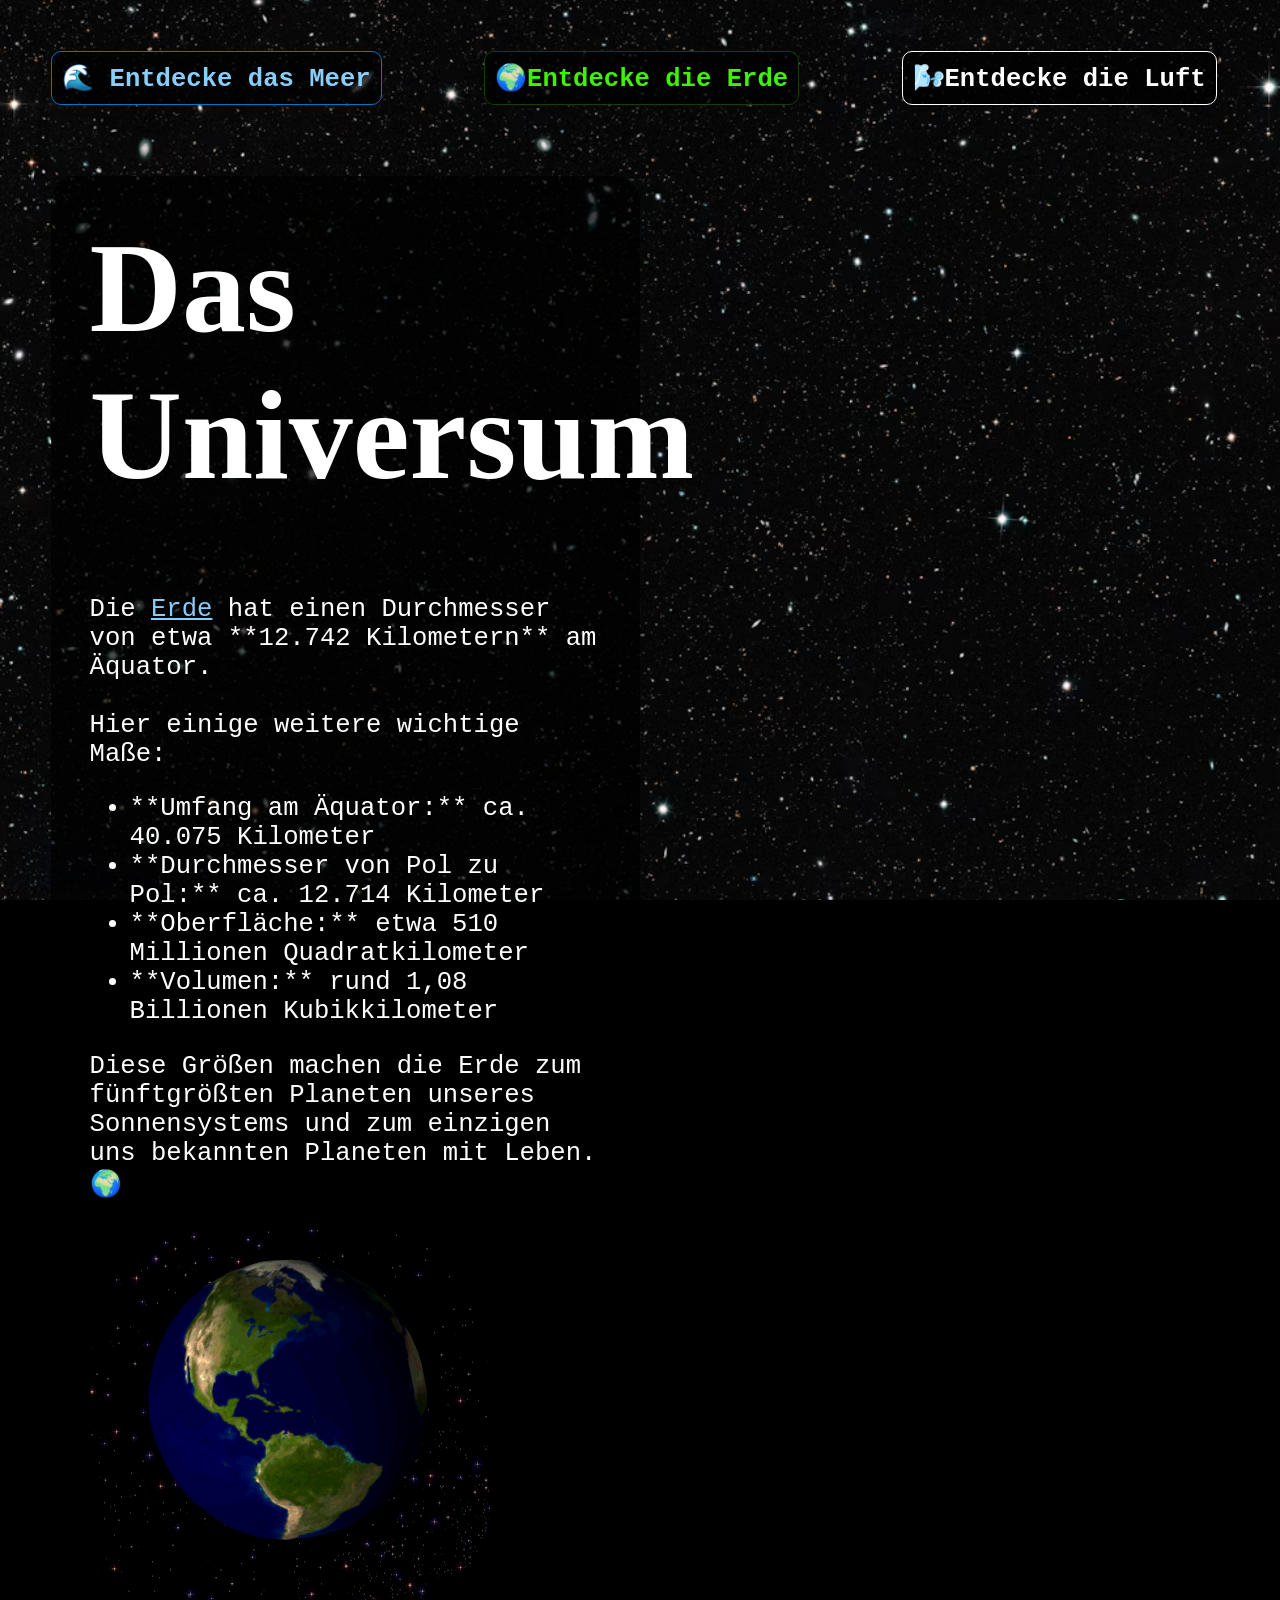
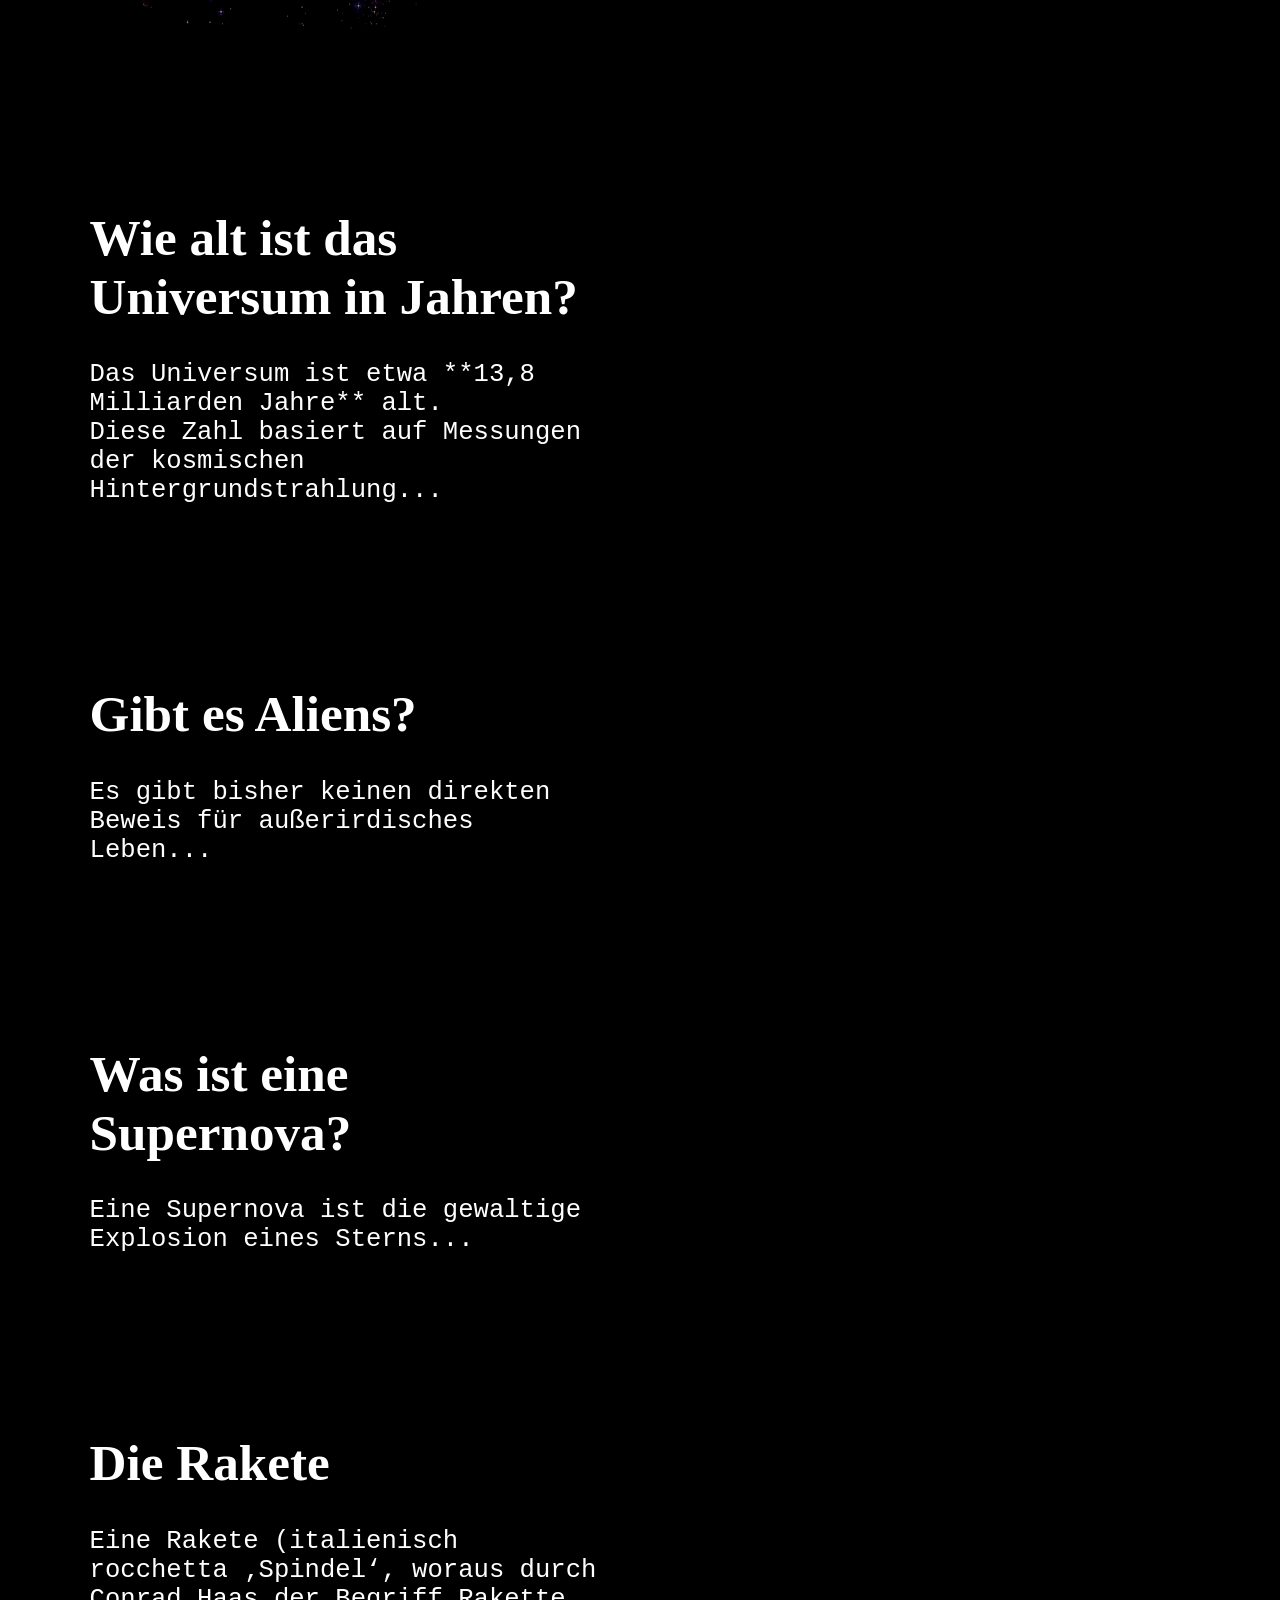
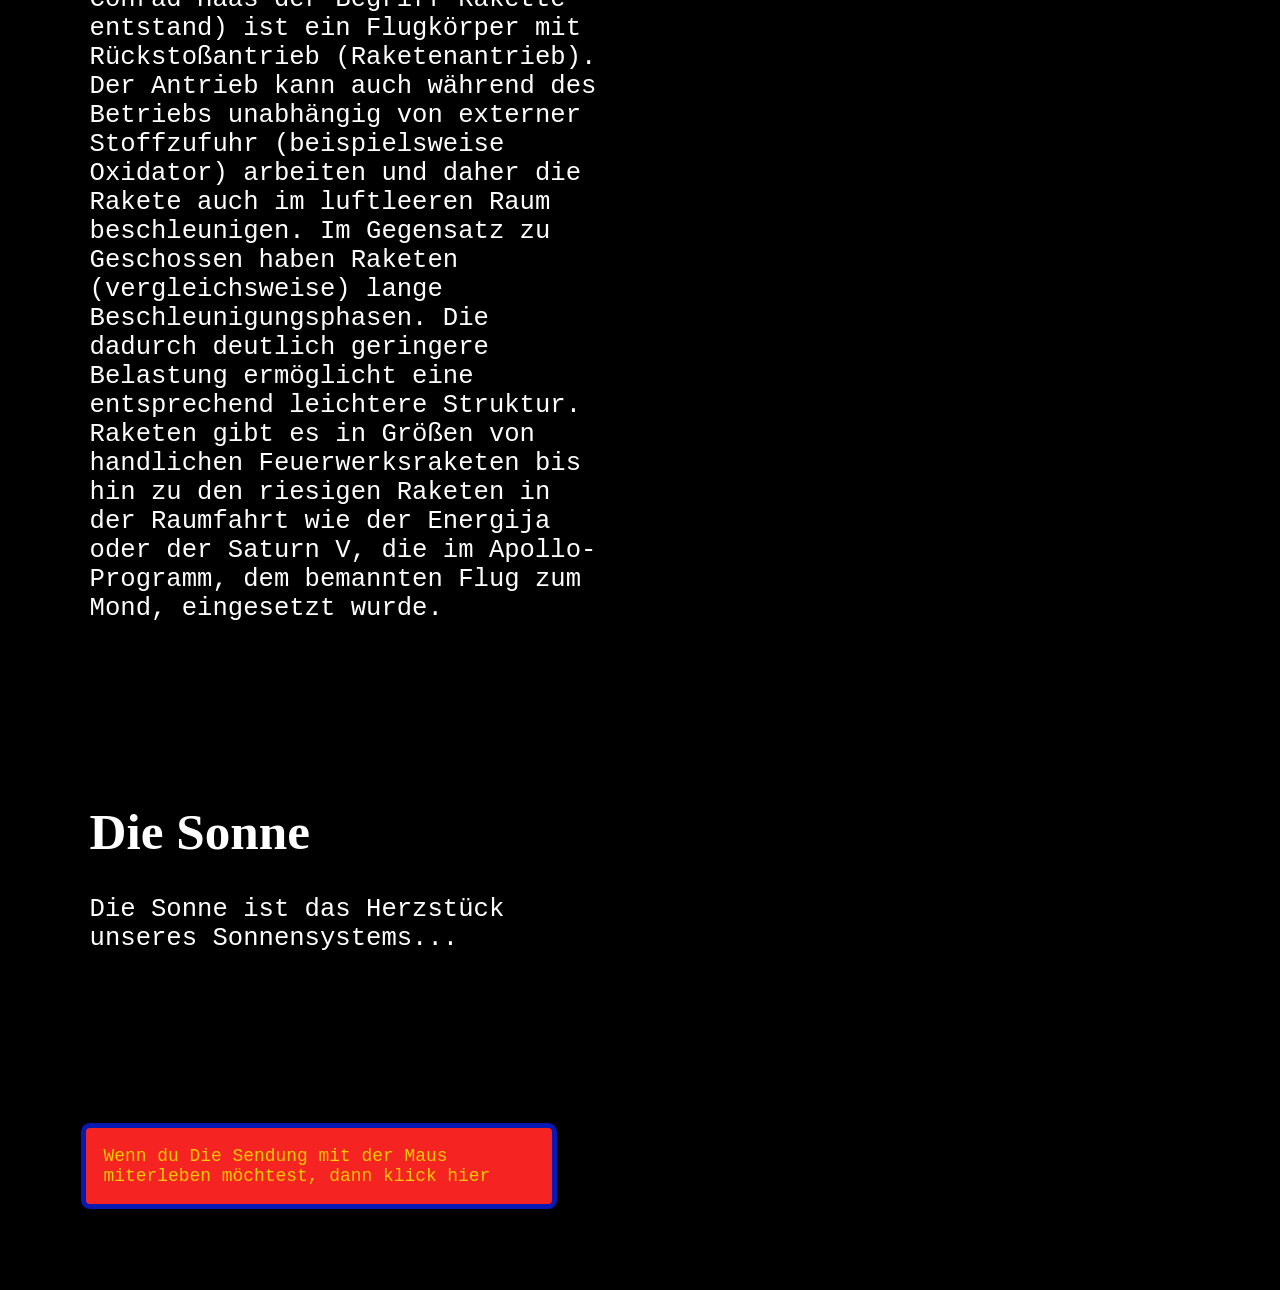
<file: index.html>
<!DOCTYPE html>
<html lang="de">
<head>

  <meta charset="UTF-8">
  <title>Das Universum</title>
  <link rel="stylesheet" href="styles.css">
  <link rel="icon" type="image/svg+xml" href="favicon.svg">
  <meta name="viewport" content="width=device-width, initial-scale=1.0">
</head>

<body style="background-color:black; color:rgb(255, 255, 255);">
<div class="background"></div>

<!-- Link 1. -->
<div class="absatz" style="text-align: center; border: 1px solid #0077be; padding: 10px; margin-bottom: 20px; border-radius: 10px;">
  <a href="Das Meer.html" style="color: #87cefa; text-decoration: none; font-weight: bold;">🌊 Entdecke das Meer</a>
</div>
<!-- Link 2. -->
<div class="absatz" style="text-align: center; border: 1px solid #163f02; padding: 10px; margin-bottom: 20px; border-radius: 10px;">
  <a href="erde.html" style="color:#3ff103; text-decoration: none; font-weight: bold;"> 🌍Entdecke die Erde</a>
</div>
<!-- Link 3. -->
<div class="absatz" style="text-align: center; border: 1px solid #ffffff; padding: 10px; margin-bottom: 20px; border-radius: 10px;">
  <a href="Luft.html" style="color:#ffffff; text-decoration: none; font-weight: bold;"> 🌬️Entdecke die Luft</a>
</div>

<div class="absatz">
  <h1 style="font-size: 5em;">Das Universum</h1>
  Die <a href="erde.html" style="color: #87cefa;">Erde</a> hat einen Durchmesser von etwa **12.742 Kilometern** am Äquator.
  <br><br>
  Hier einige weitere wichtige Maße:<br>
  <ul>
    <li>**Umfang am Äquator:** ca. 40.075 Kilometer</li>
    <li>**Durchmesser von Pol zu Pol:** ca. 12.714 Kilometer</li>
    <li>**Oberfläche:** etwa 510 Millionen Quadratkilometer</li>
    <li>**Volumen:** rund 1,08 Billionen Kubikkilometer</li>
  </ul>

  Diese Größen machen die Erde zum fünftgrößten Planeten unseres<br>
  Sonnensystems und zum einzigen uns bekannten Planeten mit Leben.🌍
  <br><br>
  <img class="erde" src="Rotating_earth_(large).gif" alt="das ist unsere erde" style="max-width: 100%; height: auto;">
</div> <!-- Hier wurde die Lücke geschlossen -->

<div class="absatz">
  <h1>Wie alt ist das Universum in Jahren?</h1>
  Das Universum ist etwa **13,8 Milliarden Jahre** alt.<br>
  Diese Zahl basiert auf Messungen der kosmischen Hintergrundstrahlung...
</div>

<div class="absatz">
  <h1>Gibt es Aliens?</h1>
  Es gibt bisher keinen direkten Beweis für außerirdisches Leben...
</div>

<div class="absatz">
  <h1>Was ist eine Supernova?</h1>
  Eine Supernova ist die gewaltige Explosion eines Sterns...
</div>

<div class="absatz">
<h1>Die Rakete</h1>
  Eine Rakete (italienisch rocchetta ‚Spindel‘, woraus durch Conrad Haas der Begriff Rakette entstand) ist ein Flugkörper mit Rückstoßantrieb (Raketenantrieb). Der Antrieb kann auch während des Betriebs unabhängig von externer Stoffzufuhr (beispielsweise Oxidator) arbeiten und daher die Rakete auch im luftleeren Raum beschleunigen. Im Gegensatz zu Geschossen haben Raketen (vergleichsweise) lange Beschleunigungsphasen. Die dadurch deutlich geringere Belastung ermöglicht eine entsprechend leichtere Struktur. Raketen gibt es in Größen von handlichen Feuerwerksraketen bis hin zu den riesigen Raketen in der Raumfahrt wie der Energija oder der Saturn V, die im Apollo-Programm, dem bemannten Flug zum Mond, eingesetzt wurde.


</div>


<div class="absatz">
  <h1>Die Sonne</h1>
  Die Sonne ist das Herzstück unseres Sonnensystems...
</div>

<footer class="absatz">
  <a href="https://www.wdrmaus.de/aktuelle-sendung/" target="_blank" style="color: #ffcc00;">Wenn du Die Sendung mit der Maus miterleben möchtest, dann klick hier</a>
</footer>

</body>
</html>
</file>
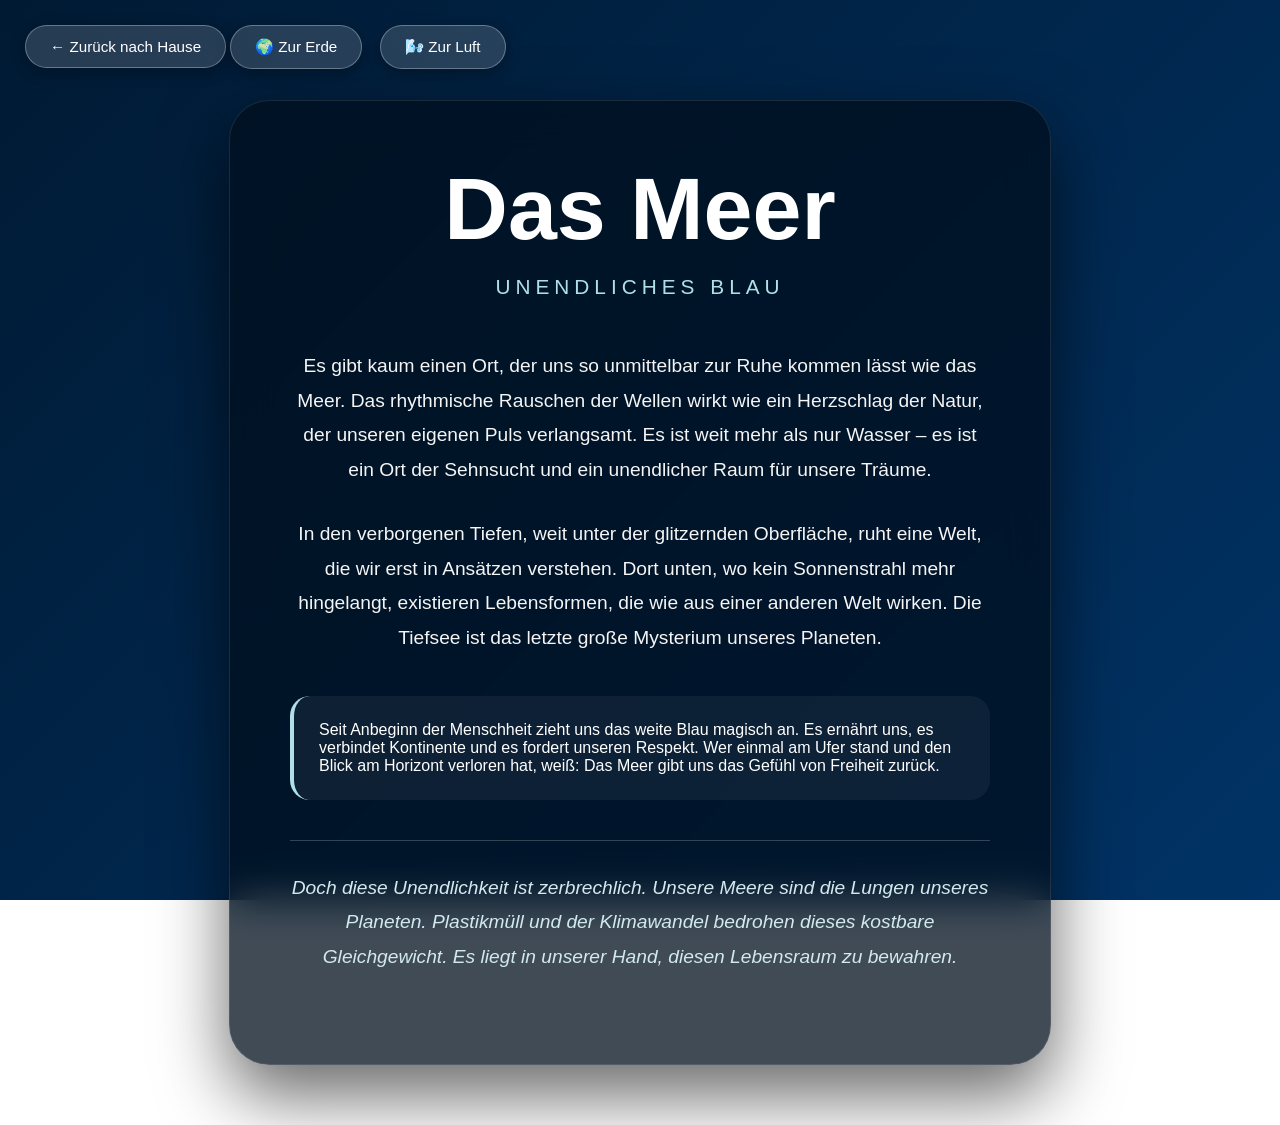
<file: Das Meer.html>
<!DOCTYPE html>
<html lang="de">
<head>
    <meta charset="UTF-8">
    <meta name="viewport" content="width=device-width, initial-scale=1.0">
    <link rel="icon" type="image/svg+xml" href="VH.svg">
    <title>Das Meer</title>
    <style>
        /* Einblend-Animation */
        @keyframes fadeIn {
            from { opacity: 0; transform: translateY(30px); }
            to { opacity: 1; transform: translateY(0); }
        }

        body {
            font-family: 'Segoe UI', Tahoma, Geneva, Verdana, sans-serif;
            margin: 0;
            padding: 100px 20px 60px;
            display: flex;
            justify-content: center;
            align-items: center;
            min-height: 100vh;
            /* Hintergrund: Dunkles Blau-Verlauf (da externe Bilder oft blockiert werden) */
            background: linear-gradient(135deg, #001a33 0%, #003366 100%);
            background-size: cover;
            background-position: center;
            background-attachment: fixed;
            color: #ffffff;
        }

        /* Fester Home-Button oben links */
        .home-button {
            position: fixed;
            top: 25px;
            left: 25px;
            text-decoration: none;
            color: white;
            background: rgba(255, 255, 255, 0.15);
            padding: 12px 24px;
            border-radius: 30px;
            backdrop-filter: blur(12px);
            border: 1px solid rgba(255, 255, 255, 0.3);
            font-size: 0.95em;
            font-weight: 500;
            transition: all 0.3s ease;
            z-index: 1000;
            box-shadow: 0 4px 15px rgba(0,0,0,0.3);
        }

        .home-button:hover {
            background: rgba(255, 255, 255, 0.3);
            transform: translateY(-2px);
        }

        .container {
            max-width: 700px;
            text-align: center;
            background-color: rgba(0, 15, 30, 0.75);
            padding: 60px;
            border-radius: 40px;
            box-shadow: 0 30px 70px rgba(0,0,0,0.6);
            backdrop-filter: blur(20px);
            border: 1px solid rgba(255, 255, 255, 0.1);
            animation: fadeIn 1.8s ease-out forwards;
        }

        h1.main-title {
            font-size: clamp(3em, 8vw, 5.5em);
            margin: 0;
            line-height: 1.1;
        }

        h2.sub-title {
            font-size: 1.3em;
            font-weight: 300;
            color: #b0e0e6;
            margin-bottom: 50px;
            letter-spacing: 5px;
            text-transform: uppercase;
        }

        p {
            font-size: 1.2em;
            line-height: 1.8;
            margin-bottom: 30px;
            color: #f5f5f5;
        }

        .highlight-box {
            background-color: rgba(255, 255, 255, 0.05);
            padding: 25px;
            border-radius: 20px;
            margin: 40px 0;
            border-left: 4px solid #b0e0e6;
            text-align: left;
        }

        .nature-protection {
            border-top: 1px solid rgba(255, 255, 255, 0.2);
            padding-top: 30px;
            font-style: italic;
            color: #d1eaee;
        }
    </style>
</head>
<body>

<a href="index.html" class="home-button">← Zurück nach Hause</a>
<a href="erde.html" class="home-button" style="left: 230px;">🌍 Zur Erde</a>
<a href="Luft.html" class="home-button" style="left: 380px;">🌬️ Zur Luft</a>

<div class="container">
    <h1 class="main-title">Das Meer</h1>
    <h2 class="sub-title">Unendliches Blau</h2>

    <p>
        Es gibt kaum einen Ort, der uns so unmittelbar zur Ruhe kommen lässt wie das Meer. Das rhythmische Rauschen der Wellen wirkt wie ein Herzschlag der Natur, der unseren eigenen Puls verlangsamt. Es ist weit mehr als nur Wasser – es ist ein Ort der Sehnsucht und ein unendlicher Raum für unsere Träume.
    </p>

    <p>
        In den verborgenen Tiefen, weit unter der glitzernden Oberfläche, ruht eine Welt, die wir erst in Ansätzen verstehen. Dort unten, wo kein Sonnenstrahl mehr hingelangt, existieren Lebensformen, die wie aus einer anderen Welt wirken. Die Tiefsee ist das letzte große Mysterium unseres Planeten.
    </p>

    <div class="highlight-box">
        Seit Anbeginn der Menschheit zieht uns das weite Blau magisch an. Es ernährt uns, es verbindet Kontinente und es fordert unseren Respekt. Wer einmal am Ufer stand und den Blick am Horizont verloren hat, weiß: Das Meer gibt uns das Gefühl von Freiheit zurück.
    </div>

    <p class="nature-protection">
        Doch diese Unendlichkeit ist zerbrechlich. Unsere Meere sind die Lungen unseres Planeten. Plastikmüll und der Klimawandel bedrohen dieses kostbare Gleichgewicht. Es liegt in unserer Hand, diesen Lebensraum zu bewahren.
    </p>
</div>
</body>
</html>
</file>
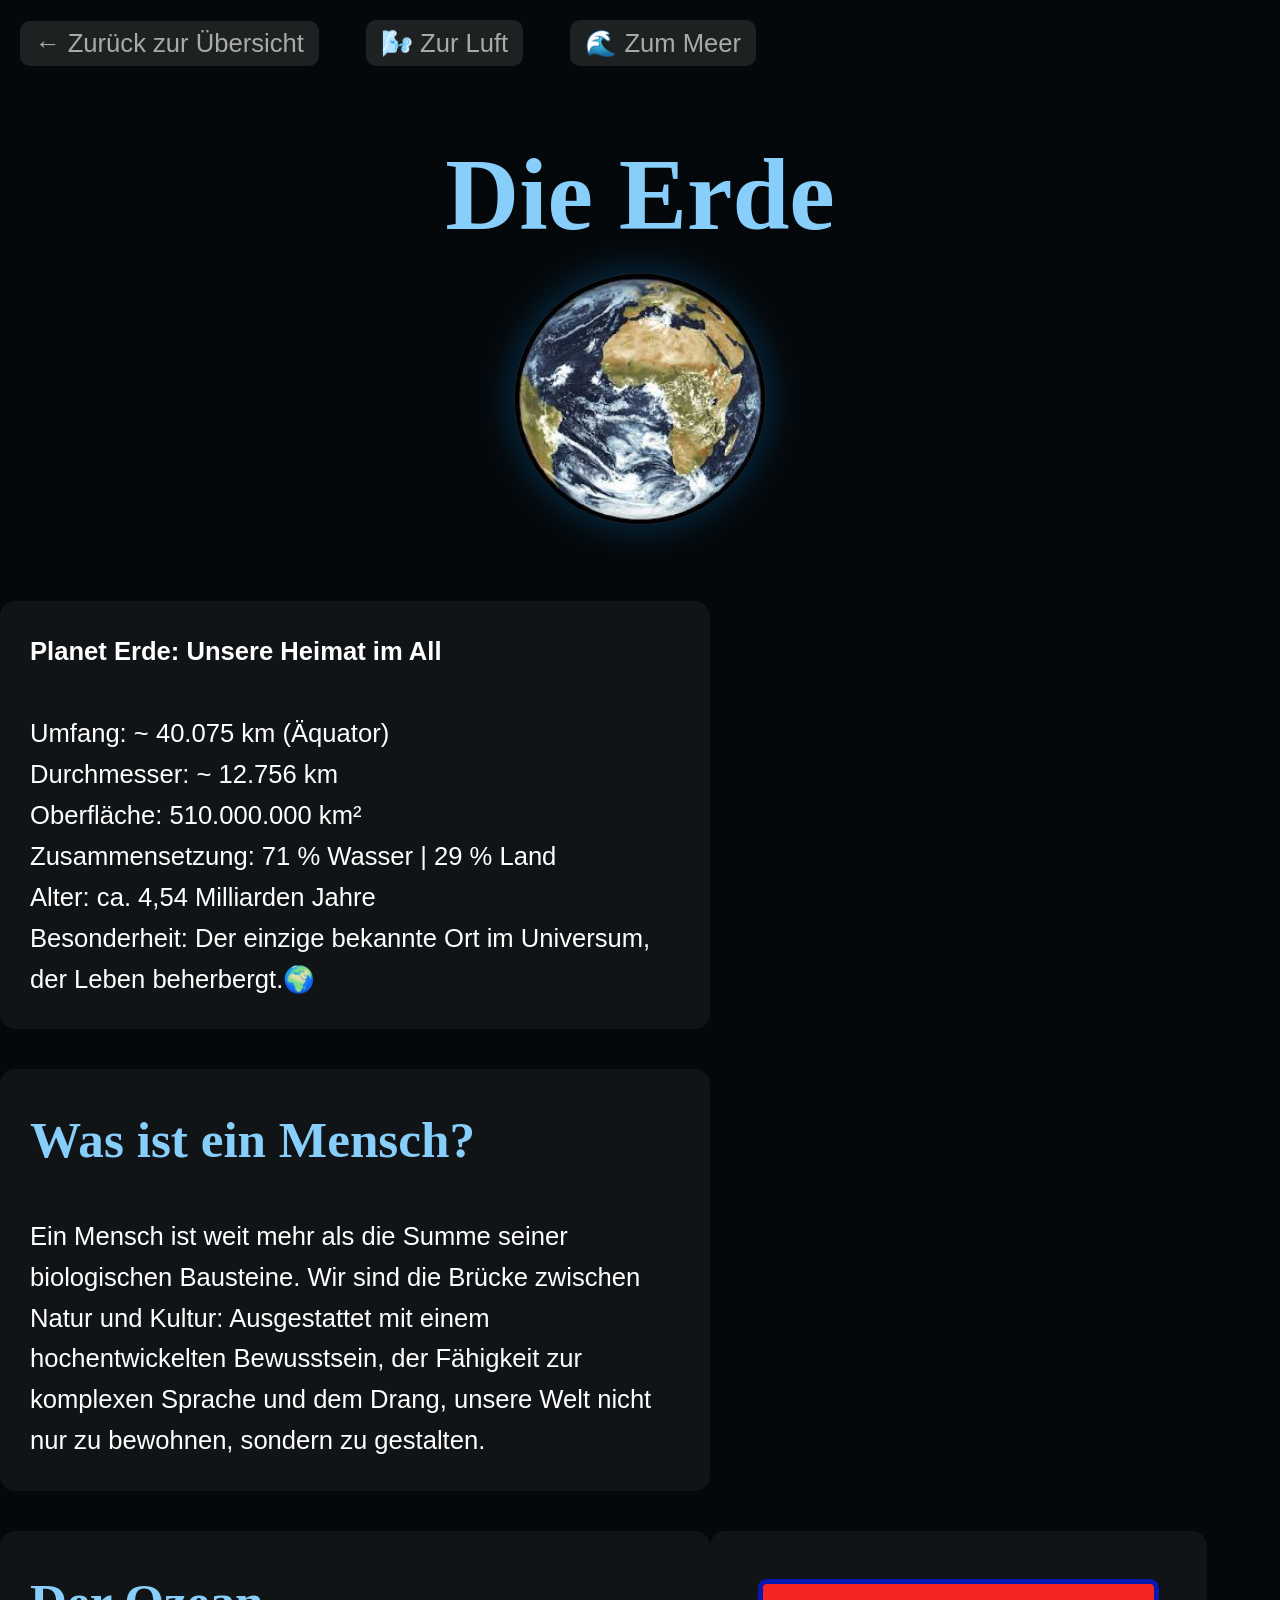
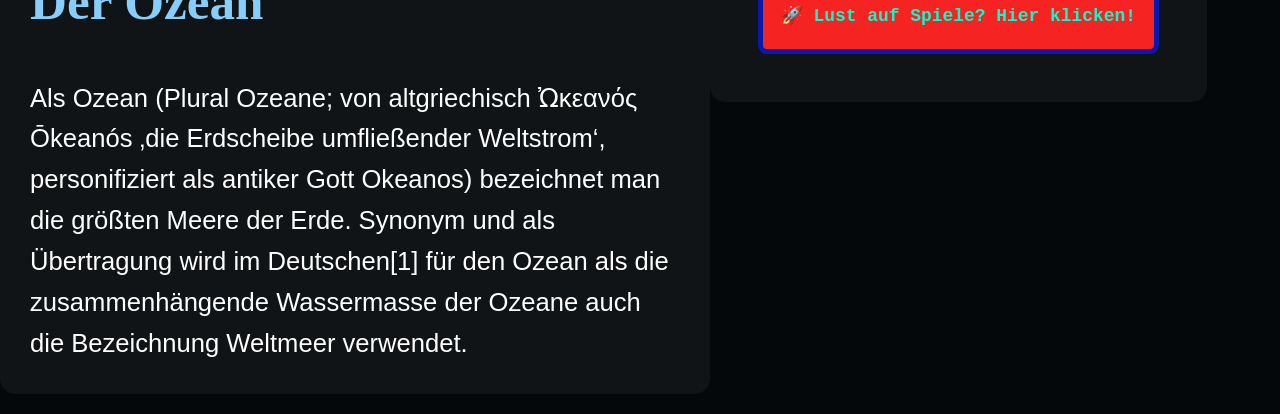
<file: erde.html>
<!DOCTYPE html>
<html lang="de">
<head>
  <meta charset="UTF-8">
  <title>Die Erde</title>
  <link rel="stylesheet" href="styles.css">
  <link rel="icon" type="image/svg+xml" href="favicon.svg">
  <meta name="viewport" content="width=device-width, initial-scale=1.0">

  <style>
    body {
      background-color: #05080a;
      color: white;
      margin: 0;
      padding: 0;
      font-family: sans-serif;
    }

    .stars-bg {
      position: fixed;
      top: 0; left: 0; width: 100%; height: 100%;
      background: url('https://amazonaws.com') repeat;
      z-index: -2;
      opacity: 0.5;
    }

    @keyframes slowRotation {
      from { transform: rotate(0deg); }
      to { transform: rotate(360deg); }
    }

    .erde-container {
      text-align: center;
      padding: 50px 20px;
    }

    .erde-bild {
      width: 250px;
      height: 250px;
      border-radius: 50%;
      object-fit: cover;
      box-shadow: 0 0 40px rgba(0, 150, 255, 0.3);
      animation: slowRotation 150s infinite linear;
      border: 1px solid rgba(255,255,255,0.1);
    }

    .absatz {
      max-width: 650px;
      margin: 20px auto;
      padding: 30px;
      background: rgba(255, 255, 255, 0.05);
      border-radius: 15px;
      line-height: 1.6;
      backdrop-filter: blur(5px); /* Macht es edler */
    }

    h1 { color: #87cefa; margin-top: 0; }

    .back-link {
      display: inline-block;
      margin: 20px;
      color: #aaa;
      text-decoration: none;
      font-size: 1em;
      background: rgba(255,255,255,0.1);
      padding: 8px 15px;
      border-radius: 10px;
    }
    .back-link:hover { color: white; background: rgba(255,255,255,0.2); }
  </style>
</head>

<body>
<div class="stars-bg"></div>

<!-- Dein echter Link zur Hauptseite -->
<a href="index.html" class="back-link">← Zurück zur Übersicht</a>
<a href="Luft.html" class="back-link">🌬️ Zur Luft</a>
<a href="Das Meer.html" class="back-link">🌊 Zum Meer</a>

<div class="erde-container">
  <h1 style="font-size: 4em; margin-bottom: 20px;">Die Erde</h1>
  <img src="erde.jpeg" alt="Erde" class="erde-bild">
</div>

<div class="absatz">
  <strong>Planet Erde: Unsere Heimat im All</strong><br><br>
  Umfang: ~ 40.075 km (Äquator)<br>
  Durchmesser: ~ 12.756 km<br>
  Oberfläche: 510.000.000 km²<br>
  Zusammensetzung: 71 % Wasser | 29 % Land<br>
  Alter: ca. 4,54 Milliarden Jahre<br>
  Besonderheit: Der einzige bekannte Ort im Universum, der Leben beherbergt.🌍
</div>

<div class="absatz">
  <h1>Was ist ein Mensch?</h1>
  Ein Mensch ist weit mehr als die Summe seiner biologischen Bausteine.
  Wir sind die Brücke zwischen Natur und Kultur: Ausgestattet mit einem
  hochentwickelten Bewusstsein, der Fähigkeit zur komplexen Sprache und
  dem Drang, unsere Welt nicht nur zu bewohnen, sondern zu gestalten.
</div>

<div class="absatz">
  <h1>Der Ozean</h1>
  Als Ozean (Plural Ozeane; von altgriechisch Ὠκεανός Ōkeanós ‚die Erdscheibe umfließender Weltstrom‘, personifiziert als antiker Gott Okeanos) bezeichnet man die größten Meere der Erde. Synonym und als Übertragung wird im Deutschen[1] für den Ozean als die zusammenhängende Wassermasse der Ozeane auch die Bezeichnung Weltmeer verwendet.
</div>

<footer class="absatz" style="text-align: center;">
  <!-- Dein echter Link zum Spiel -->
  <a href="https://nonotnow.github.io/renn/" target="_blank" style="color: #00ffcc; text-decoration: none; font-weight: bold;">🚀 Lust auf Spiele? Hier klicken!</a>
</footer>
</body>
</html>
</file>
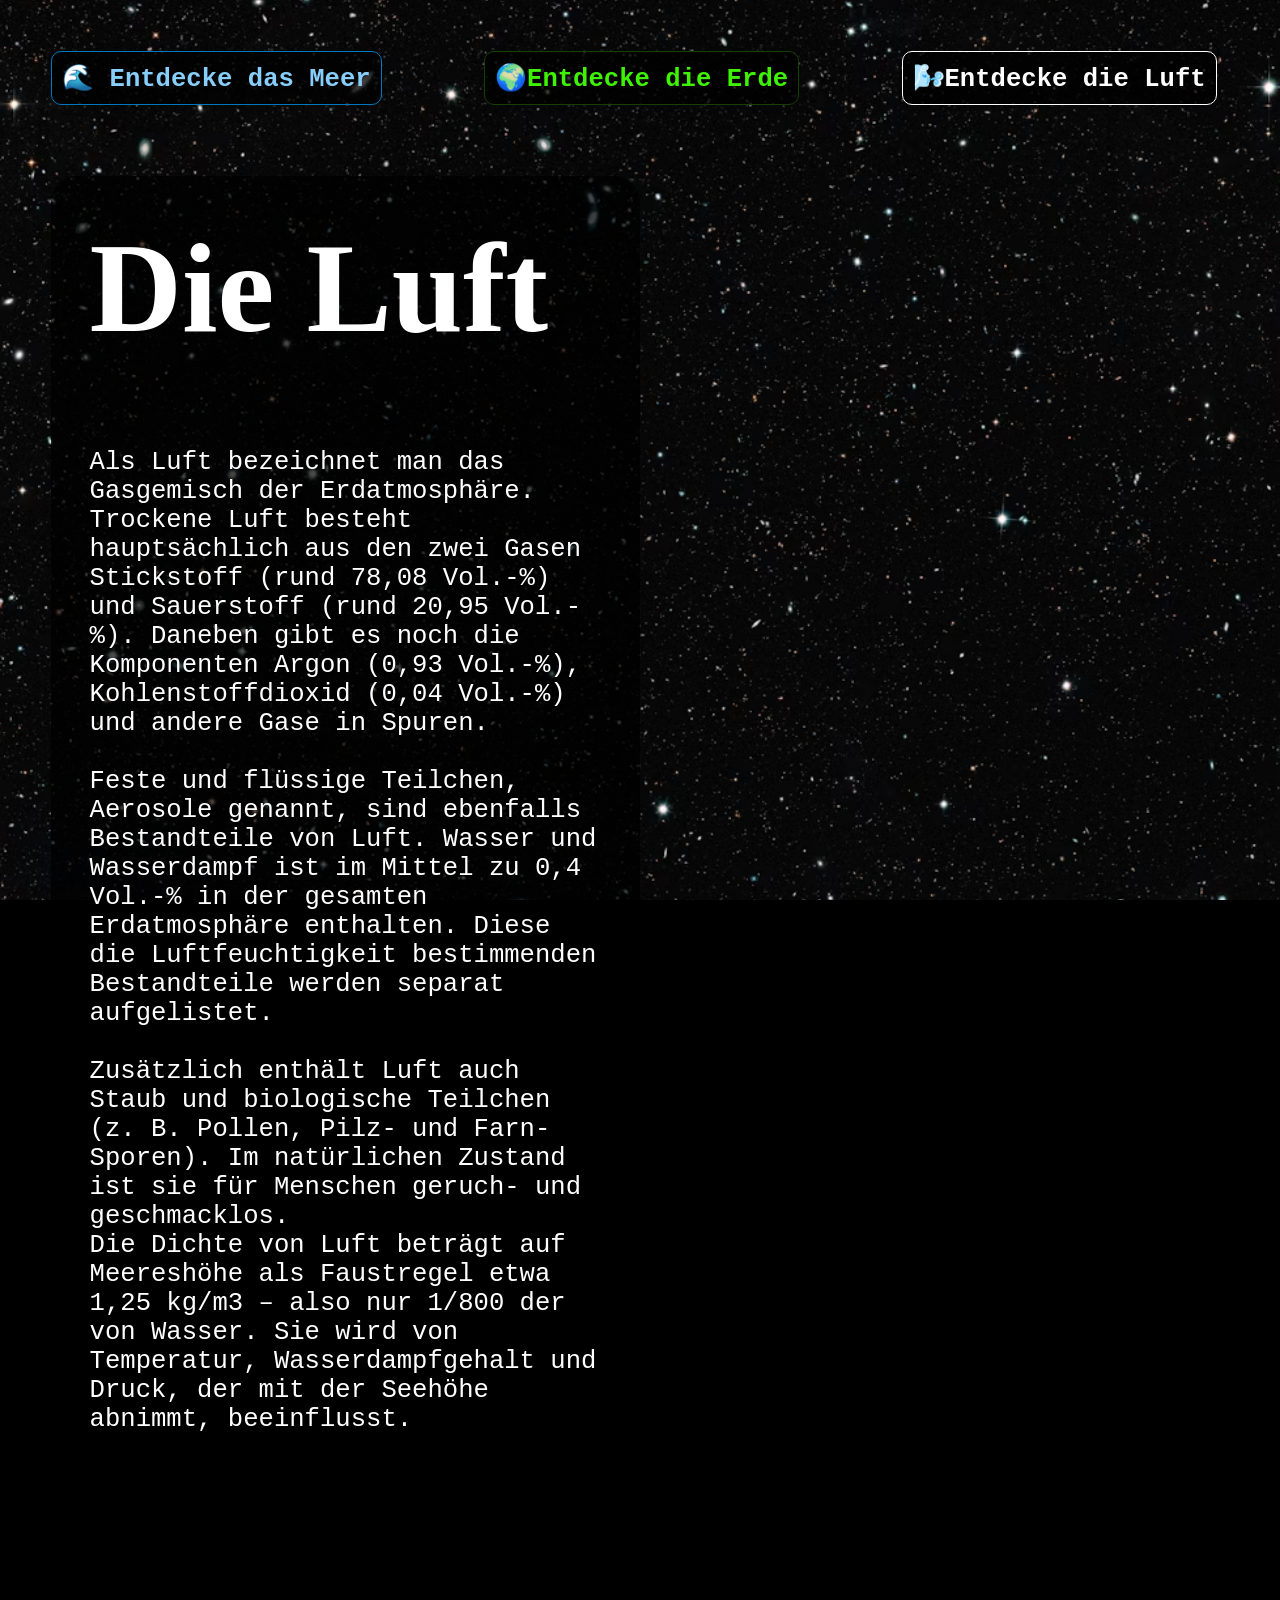
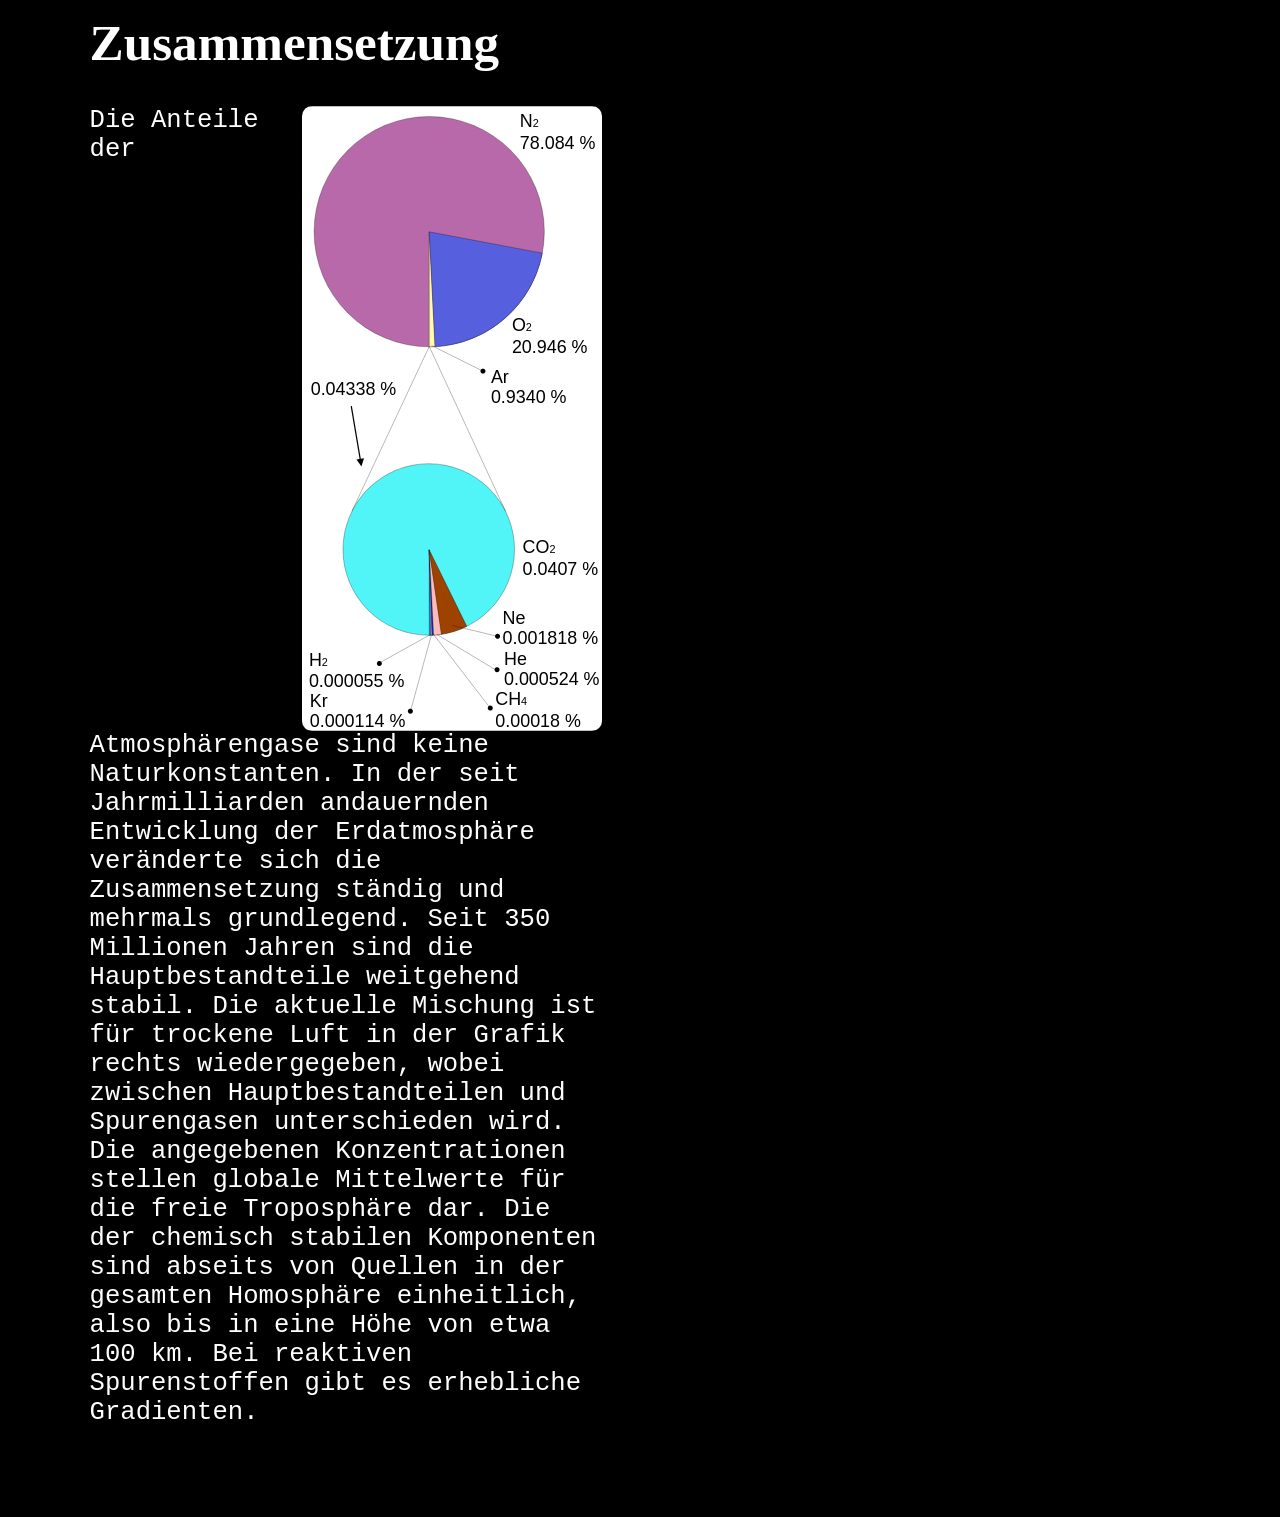
<file: Luft.html>
<!DOCTYPE html>
<html lang="de">
<head>
    <meta charset="UTF-8">
    <title>Das Universum</title>
    <link rel="stylesheet" href="styles.css">
    <link rel="icon" type="image/svg+xml" href="VH.png">
    <meta name="viewport" content="width=device-width, initial-scale=1.0">
</head>

<body style="background-color:black; color:rgb(255, 255, 255);">
<div class="background"></div>

<!-- Link 1. -->
<div class="absatz" style="text-align: center; border: 1px solid #0077be; padding: 10px; margin-bottom: 20px; border-radius: 10px;">
    <a href="Das Meer.html" style="color: #87cefa; text-decoration: none; font-weight: bold;">🌊 Entdecke das Meer</a>
</div>
<!-- Link 2. -->
<div class="absatz" style="text-align: center; border: 1px solid #163f02; padding: 10px; margin-bottom: 20px; border-radius: 10px;">
    <a href="erde.html" style="color:#3ff103; text-decoration: none; font-weight: bold;"> 🌍Entdecke die Erde</a>
</div>
<!-- Link 3. -->
<div class="absatz" style="text-align: center; border: 1px solid #ffffff; padding: 10px; margin-bottom: 20px; border-radius: 10px;">
    <a href="Luft.html" style="color:#ffffff; text-decoration: none; font-weight: bold;"> 🌬️Entdecke die Luft</a>
</div>

<div class="absatz">
    <h1 style="font-size: 5em;">Die Luft</h1>
    Als Luft bezeichnet man das Gasgemisch der Erdatmosphäre. Trockene Luft besteht hauptsächlich aus den zwei Gasen Stickstoff (rund 78,08 Vol.-%) und Sauerstoff (rund 20,95 Vol.-%). Daneben gibt es noch die Komponenten Argon (0,93 Vol.-%), Kohlenstoffdioxid (0,04 Vol.-%) und andere Gase in Spuren.<br>
    <br>
    Feste und flüssige Teilchen, Aerosole genannt, sind ebenfalls Bestandteile von Luft. Wasser und Wasserdampf ist im Mittel zu 0,4 Vol.-% in der gesamten Erdatmosphäre enthalten. Diese die Luftfeuchtigkeit bestimmenden Bestandteile werden separat aufgelistet.<br>
    <br>
    Zusätzlich enthält Luft auch Staub und biologische Teilchen (z. B. Pollen, Pilz- und Farn-Sporen). Im natürlichen Zustand ist sie für Menschen geruch- und geschmacklos.<br>

    Die Dichte von Luft beträgt auf Meereshöhe als Faustregel etwa 1,25 kg/m3 – also nur 1/800 der von Wasser. Sie wird von Temperatur, Wasserdampfgehalt und Druck, der mit der Seehöhe abnimmt, beeinflusst.<br>
</div>

<div class="absatz">
    <h1>Zusammensetzung</h1>
    <img src="Atmosphere_gas_proportions.svg" alt="Zusammensetzung der Luft" style="float: right; width: 300px; margin-left: 20px; border-radius: 10px;">
    Die Anteile der Atmosphärengase sind keine Naturkonstanten. In der seit Jahrmilliarden andauernden Entwicklung der Erdatmosphäre veränderte sich die Zusammensetzung ständig und mehrmals grundlegend. Seit 350 Millionen Jahren sind die Hauptbestandteile weitgehend stabil. Die aktuelle Mischung ist für trockene Luft in der Grafik rechts wiedergegeben, wobei zwischen Hauptbestandteilen und Spurengasen unterschieden wird. Die angegebenen Konzentrationen stellen globale Mittelwerte für die freie Troposphäre dar. Die der chemisch stabilen Komponenten sind abseits von Quellen in der gesamten Homosphäre einheitlich, also bis in eine Höhe von etwa 100 km. Bei reaktiven Spurenstoffen gibt es erhebliche Gradienten.<br>
</div>
</file>
<file: styles.css>
body{
    margin: 0;
    padding: 0;
    font-size: 2vw;
    font-family: 'Courier New', Courier, monospace;
    color: white;
}
h1{
    font-family: 'Times New Roman', Times, serif;
    margin-top: 0;
}
.background {
    z-index: -1;
    margin: 0;
    padding: 0;
    overflow: hidden;
    text-align: center;
    background-image: url('sterne.avif');
    background-size: cover;
    background-position: center;
    /*animation: zoom 20s infinite alternate;*/
    height: 100%;
    width: 100%;
    position: fixed;
    top: 0;
    left: 0;
}

.erde {
    border-radius: 5em;
    float: left;
}

.absatz {
    font-size: 1em;
    margin: 2em;
    float: left;
    max-width: 40%;
    background-color: rgba(0, 0, 0, 0.7);
    padding: 1.5em;
    border-radius: 1em;
}

footer.absatz {
    display: block;
    bottom: 1em;

    font-family: 'Courier New', Courier, monospace;
    font-size: .7em;
}

footer a {
    display: block;
    background-color: #f62323;
    border: 5px solid rgb(8, 25, 177);

    color: rgb(3, 3, 189);
    text-decoration: none;
    padding: 1em;
    margin: 1em;
    border-radius: 0.5em;

}
</file>
